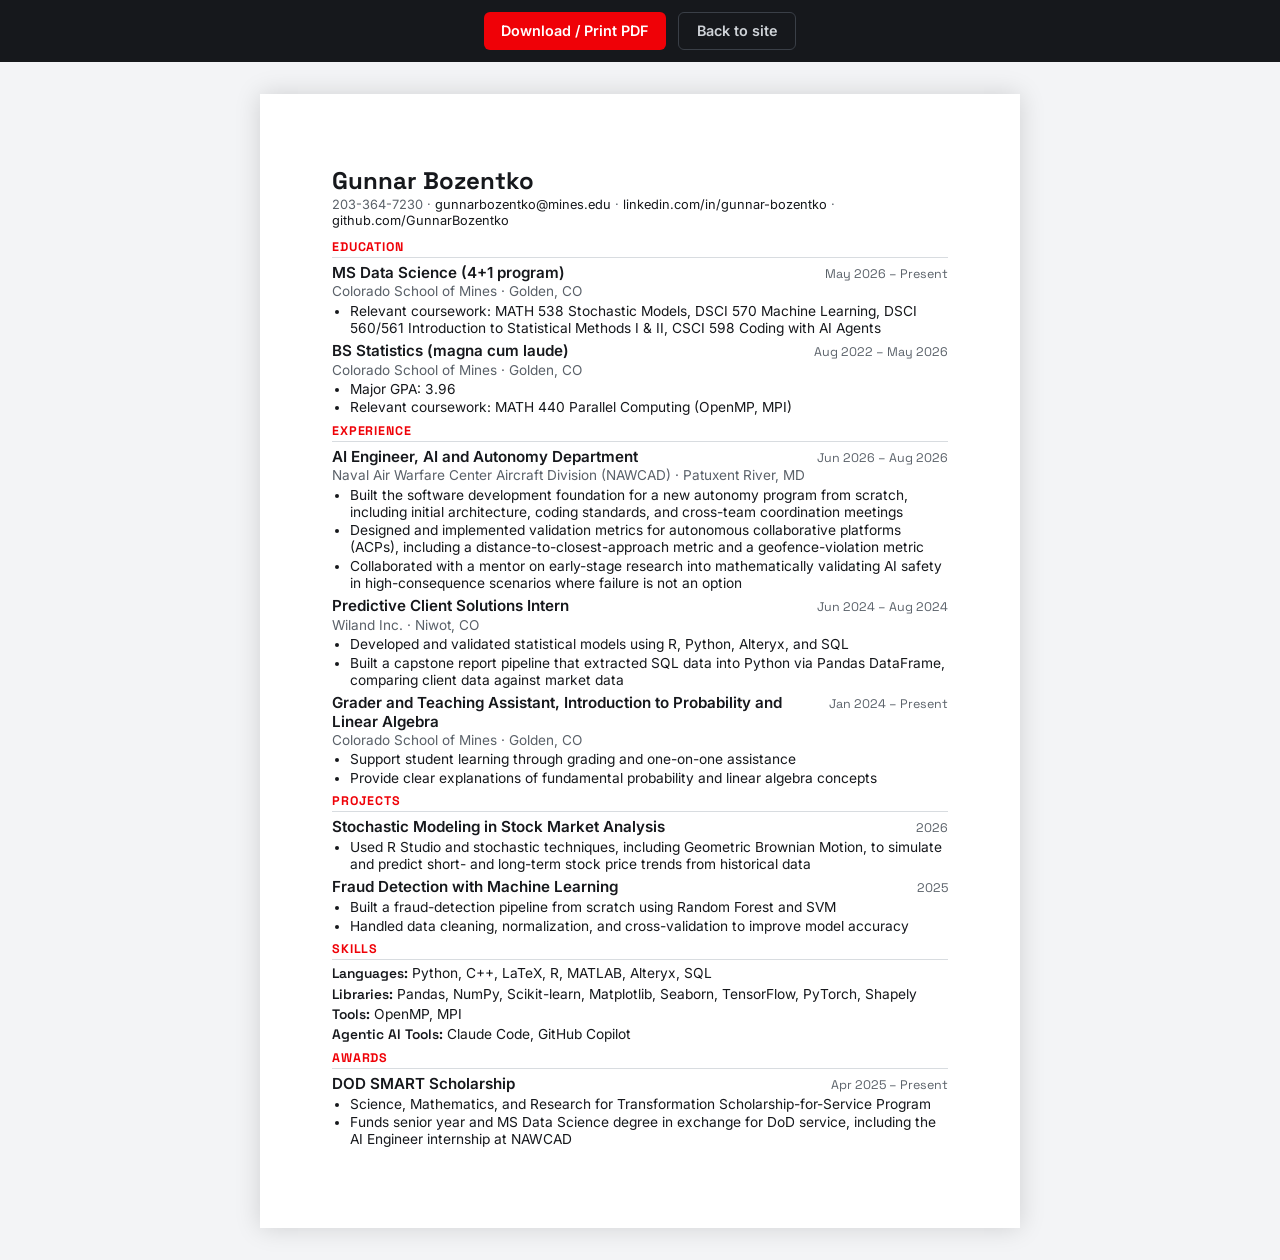
<file: resume-print.html>
<!doctype html>
<html lang="en">
<head>
  <meta charset="utf-8">
  <meta name="viewport" content="width=device-width, initial-scale=1">
  <title>Gunnar Bozentko &middot; Resume</title>
  <link rel="icon" href="assets/favicon.svg" type="image/svg+xml">
  <link rel="preconnect" href="https://fonts.googleapis.com">
  <link rel="preconnect" href="https://fonts.gstatic.com" crossorigin>
  <link href="https://fonts.googleapis.com/css2?family=Inter:wght@400;500;600&family=Space+Grotesk:wght@600;700&display=swap" rel="stylesheet">
  <style>
    :root {
      --ink: #16181c;
      --muted: #5a6169;
      --rule: #d8dce0;
      --accent-strong: #ef0107;
    }

    * { box-sizing: border-box; }

    body {
      margin: 0;
      background: #f3f4f6;
      color: var(--ink);
      font-family: "Inter", system-ui, -apple-system, "Segoe UI", Roboto, sans-serif;
      font-size: 11.5px;
      line-height: 1.25;
    }

    .toolbar {
      position: sticky;
      top: 0;
      display: flex;
      justify-content: center;
      gap: 0.75rem;
      padding: 0.75rem;
      background: #16181c;
    }

    .toolbar a, .toolbar button {
      font-family: "Inter", system-ui, sans-serif;
      font-size: 0.9rem;
      font-weight: 600;
      padding: 0.55rem 1.1rem;
      border-radius: 6px;
      border: none;
      cursor: pointer;
      text-decoration: none;
    }

    .toolbar button {
      background: var(--accent-strong);
      color: #fff;
    }

    .toolbar a {
      background: transparent;
      color: #cfd3d8;
      border: 1px solid #3a3f47;
    }

    .page {
      max-width: 760px;
      margin: 2rem auto;
      background: #fff;
      padding: 0.75in 0.75in;
      box-shadow: 0 0 24px rgba(0, 0, 0, 0.15);
    }

    h1 {
      font-family: "Space Grotesk", sans-serif;
      font-size: 1.5rem;
      margin: 0 0 0.08rem;
    }

    .contact-line {
      color: var(--muted);
      font-size: 0.8rem;
      margin: 0 0 0.7rem;
    }

    .contact-line a {
      color: var(--ink);
      text-decoration: none;
    }

    h2 {
      font-family: "Space Grotesk", sans-serif;
      font-size: 0.78rem;
      letter-spacing: 0.07em;
      text-transform: uppercase;
      color: var(--accent-strong);
      border-bottom: 1.5px solid var(--rule);
      padding-bottom: 0.1rem;
      margin: 0 0 0.3rem;
    }

    section.resume-section {
      margin-bottom: 0.45rem;
    }

    .resume-entry {
      margin-bottom: 0.25rem;
    }

    .resume-entry:last-child {
      margin-bottom: 0;
    }

    .resume-entry-header {
      display: flex;
      justify-content: space-between;
      align-items: baseline;
      gap: 1rem;
    }

    .resume-entry-header h3 {
      margin: 0;
      font-size: 0.95rem;
      font-weight: 600;
    }

    .resume-entry-dates {
      font-family: "Space Grotesk", sans-serif;
      font-size: 0.78rem;
      color: var(--muted);
      white-space: nowrap;
    }

    .resume-entry-org {
      margin: 0.05rem 0 0.15rem;
      font-size: 0.85rem;
      color: var(--muted);
    }

    .resume-entry ul {
      margin: 0.15rem 0 0;
      padding-left: 1.1rem;
    }

    .resume-entry li {
      margin-bottom: 0.08rem;
      font-size: 0.86rem;
    }

    .skill-line {
      margin: 0 0 0.2rem;
      font-size: 0.86rem;
    }

    .skill-line:last-child {
      margin-bottom: 0;
    }

    .skill-line strong {
      font-family: "Space Grotesk", sans-serif;
      font-weight: 600;
    }

    .empty-state {
      color: var(--muted);
    }

    @media print {
      body { background: #fff; }
      .toolbar { display: none; }
      .page {
        margin: 0;
        box-shadow: none;
        padding: 0;
        max-width: none;
      }
      @page { margin: 0.5in; }
    }
  </style>
</head>
<body>

  <div class="toolbar no-print">
    <button onclick="window.print()">Download / Print PDF</button>
    <a href="resume.html">Back to site</a>
  </div>

  <main class="page">
    <h1>Gunnar Bozentko</h1>
    <p class="contact-line">
      203-364-7230
      &middot;
      <a href="mailto:gunnarbozentko@mines.edu">gunnarbozentko@mines.edu</a>
      &middot;
      <a href="https://www.linkedin.com/in/gunnar-bozentko-64283426b/">linkedin.com/in/gunnar-bozentko</a>
      &middot;
      <a href="https://github.com/GunnarBozentko">github.com/GunnarBozentko</a>
    </p>

    <div id="resume-content">
      <p class="empty-state">Loading&hellip;</p>
    </div>
  </main>

  <script src="csv.js"></script>
  <script src="resume-print.js"></script>
</body>
</html>
</file>
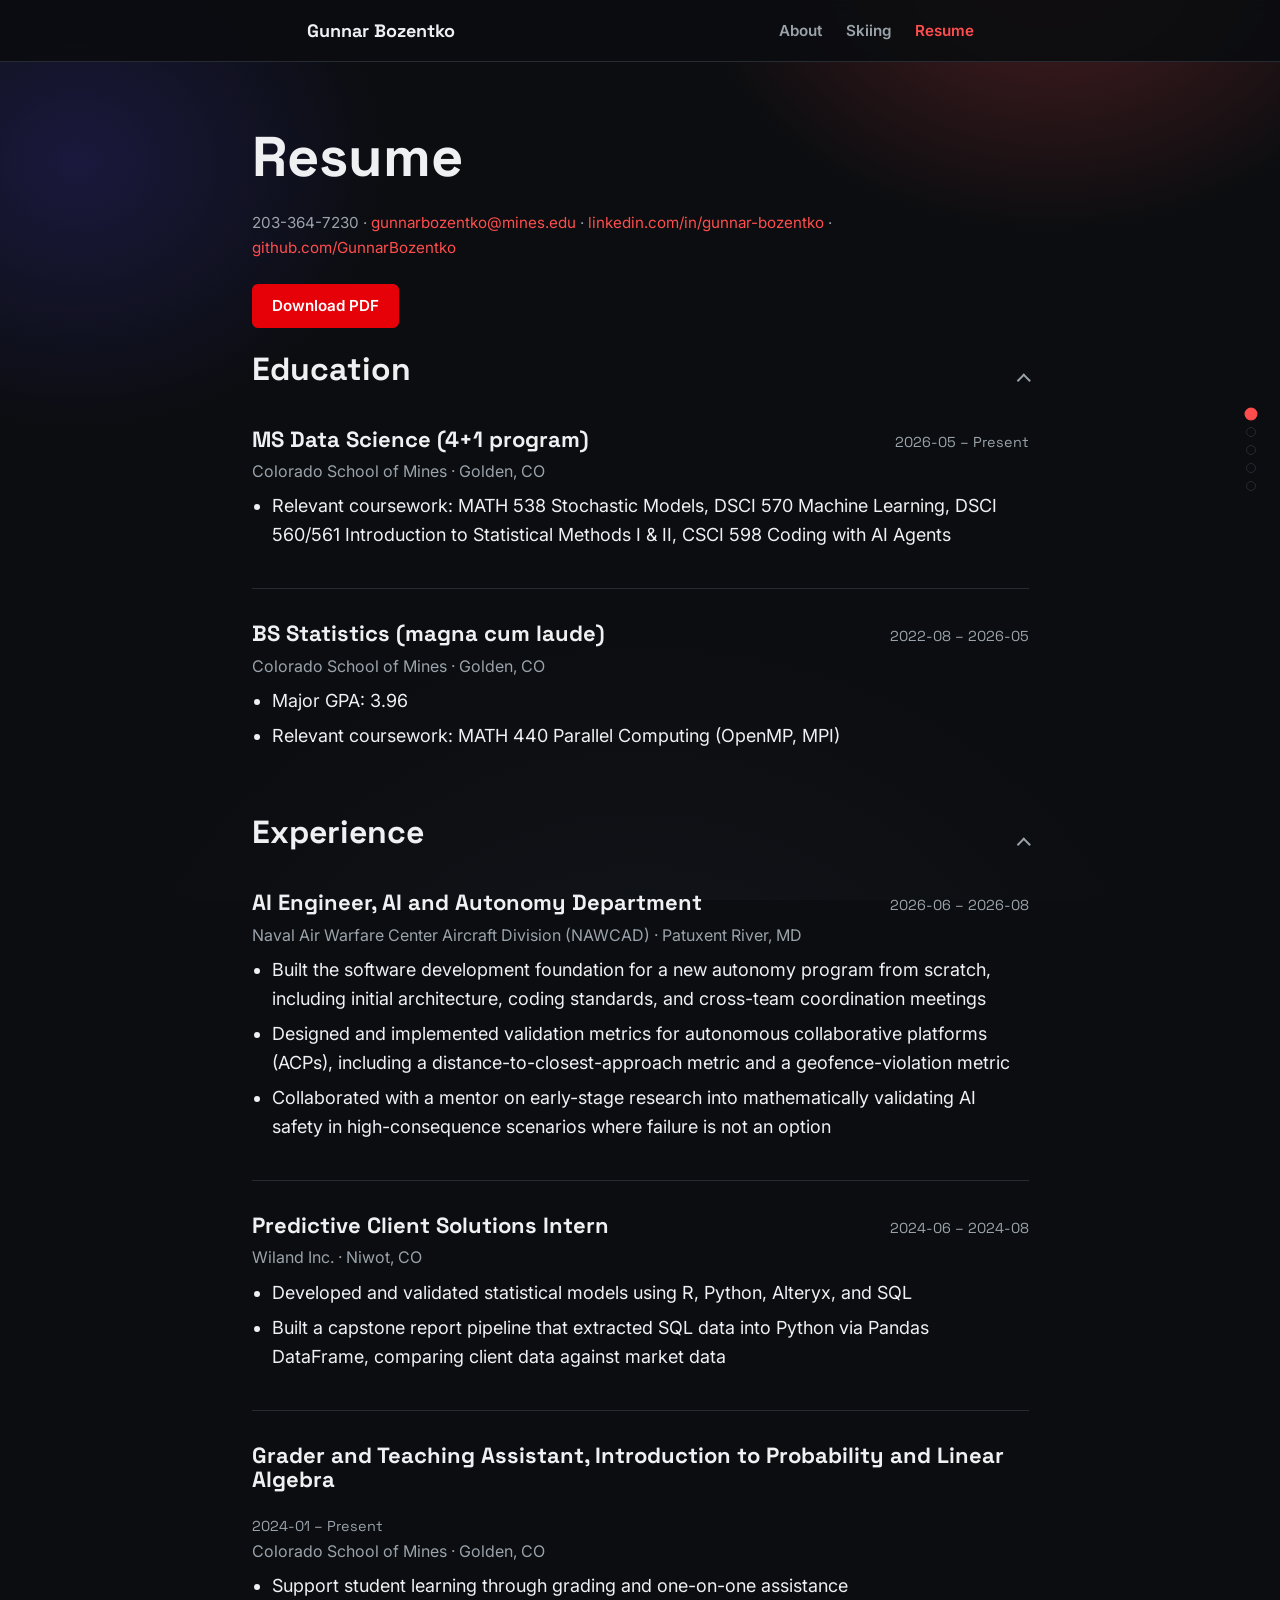
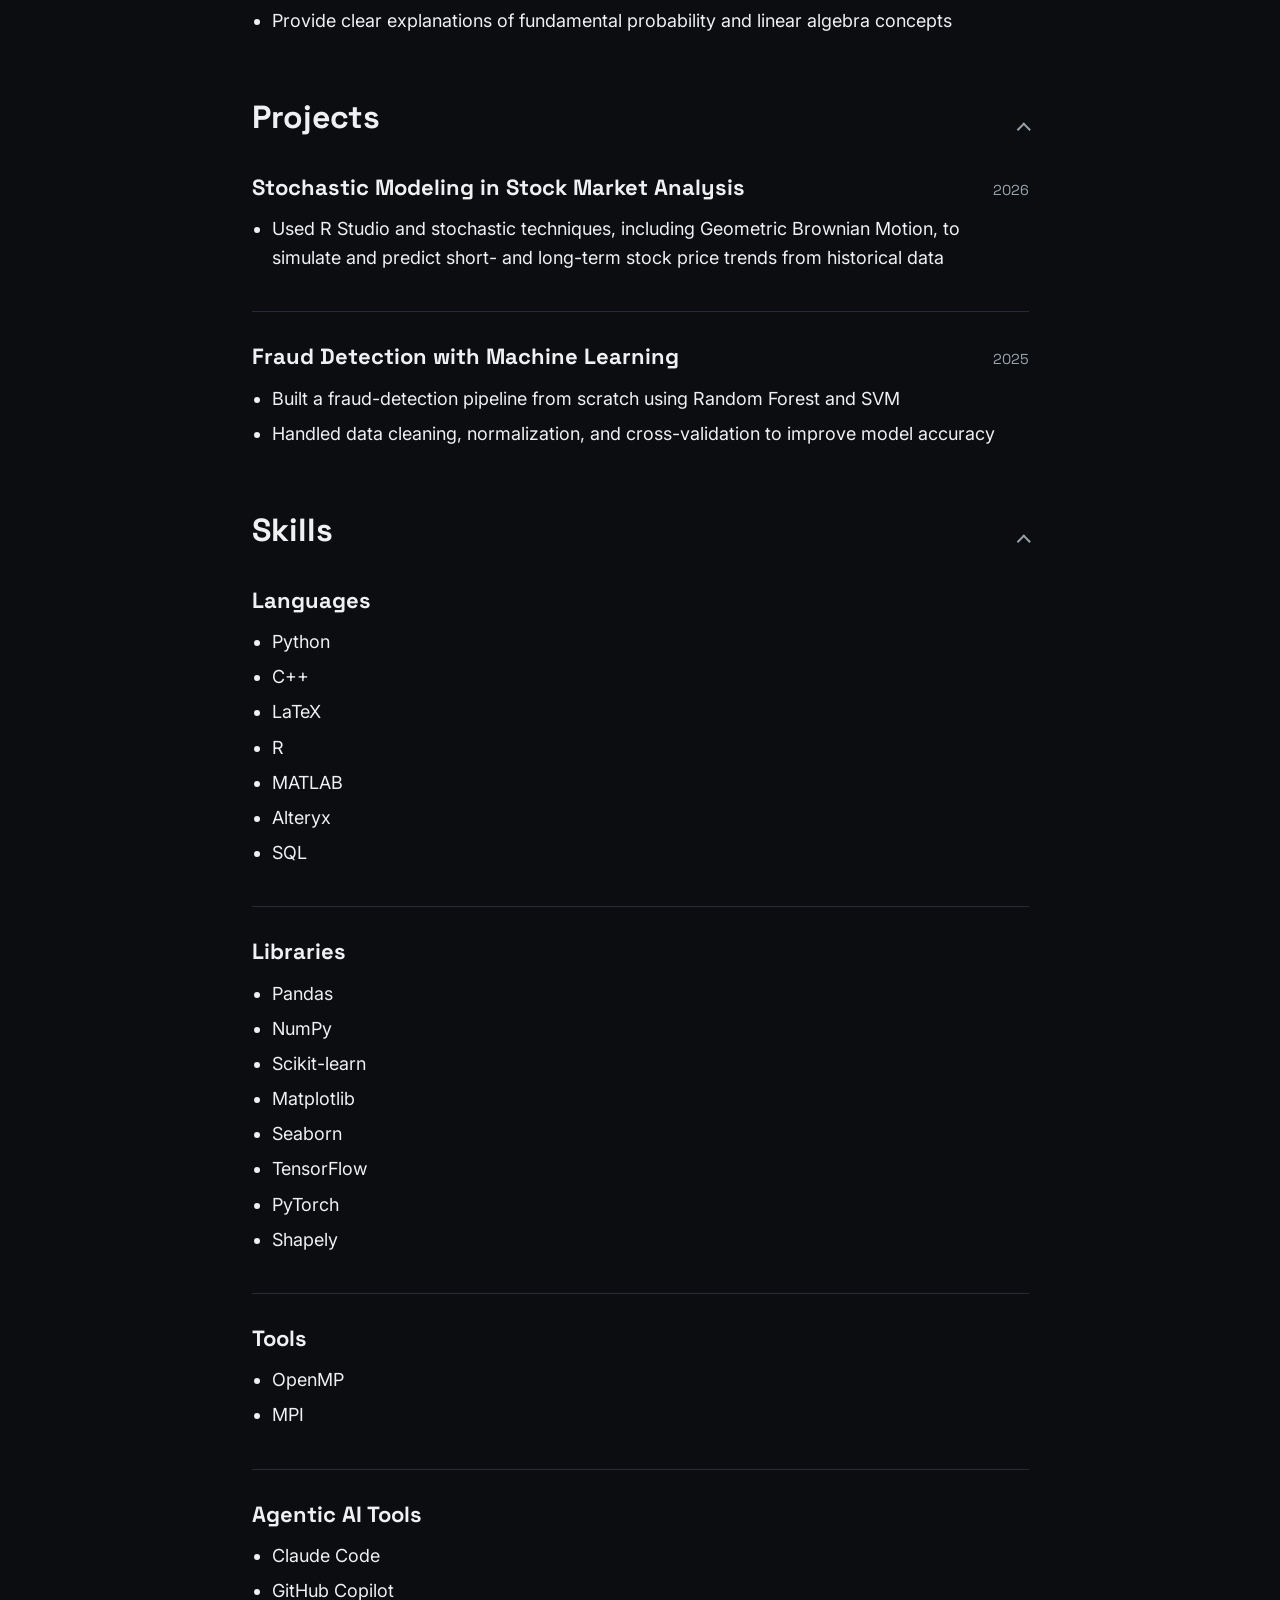
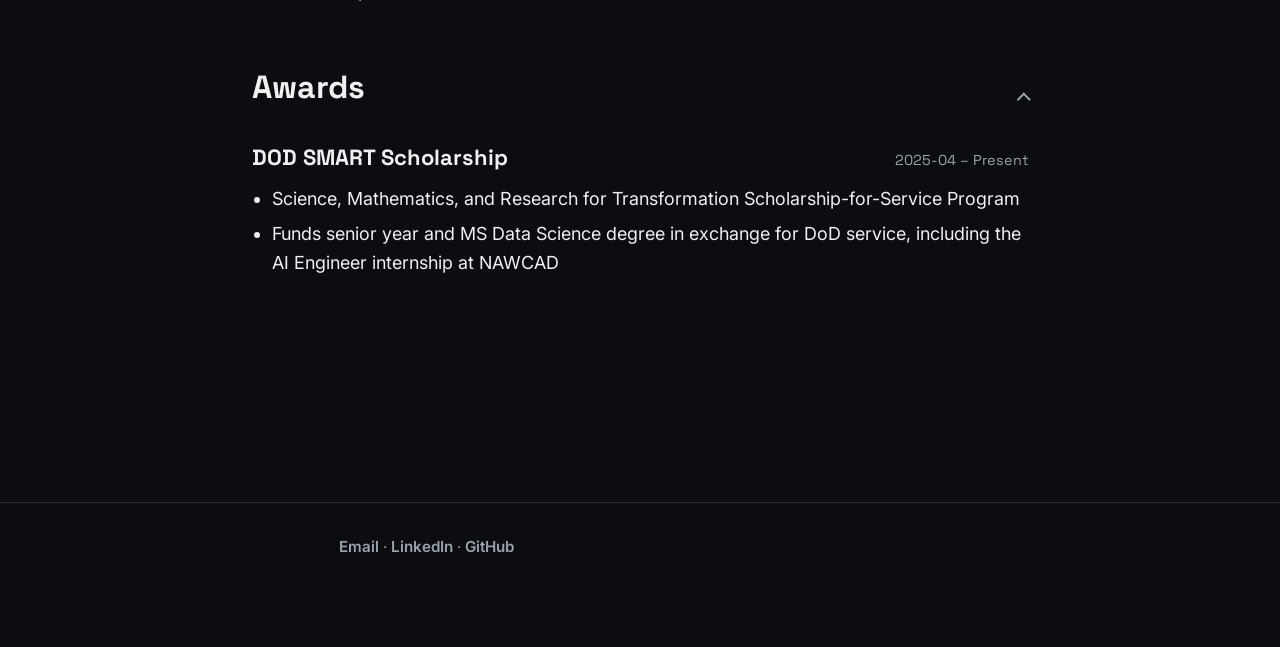
<file: resume.html>
<!doctype html>
<html lang="en">
<head>
  <meta charset="utf-8">
  <meta name="viewport" content="width=device-width, initial-scale=1">
  <title>Resume &middot; Gunnar Bozentko</title>
  <link rel="icon" href="assets/favicon.svg" type="image/svg+xml">
  <link rel="preconnect" href="https://fonts.googleapis.com">
  <link rel="preconnect" href="https://fonts.gstatic.com" crossorigin>
  <link href="https://fonts.googleapis.com/css2?family=Inter:wght@400;500;600&family=Space+Grotesk:wght@600;700&display=swap" rel="stylesheet">
  <link rel="stylesheet" href="style.css">
</head>
<body>

  <div class="bg-layer bg-layer--a" aria-hidden="true"></div>
  <div class="bg-layer bg-layer--b" aria-hidden="true"></div>

  <header class="site-header">
    <nav class="site-nav">
      <a class="wordmark" href="index.html">Gunnar Bozentko</a>
      <ul class="nav-links">
        <li><a href="index.html">About</a></li>
        <li><a href="skiing.html">Skiing</a></li>
        <li><a href="resume.html" aria-current="page">Resume</a></li>
      </ul>
    </nav>
  </header>

  <main class="wide">
    <h1>Resume</h1>
    <p class="contact-line">
      203-364-7230
      &middot;
      <a href="mailto:gunnarbozentko@mines.edu">gunnarbozentko@mines.edu</a>
      &middot;
      <a href="https://www.linkedin.com/in/gunnar-bozentko-64283426b/">linkedin.com/in/gunnar-bozentko</a>
      &middot;
      <a href="https://github.com/GunnarBozentko">github.com/GunnarBozentko</a>
    </p>
    <p>
      <a class="button" href="resume-print.html" target="_blank" rel="noopener">Download PDF</a>
    </p>

    <div id="resume-content">
      <p class="muted">Loading&hellip;</p>
    </div>
  </main>

  <footer class="site-footer">
    <div class="footer-inner">
      <p>
        <a href="mailto:gunnarbozentko@mines.edu">Email</a>
        &middot;
        <a href="https://www.linkedin.com/in/gunnar-bozentko-64283426b/">LinkedIn</a>
        &middot;
        <a href="https://github.com/GunnarBozentko">GitHub</a>
      </p>
    </div>
  </footer>

  <script src="csv.js"></script>
  <script src="scroll-gradient.js"></script>
  <script src="resume.js"></script>
</body>
</html>
</file>
<file: style.css>
/* Dark theme. One accent (Arsenal red), used sparingly on links and one button.
   Space Grotesk for headings/wordmark, Inter for body: two typefaces,
   obviously different in feel. Spacing on a scale of 8. */

:root {
  color-scheme: dark;

  --bg: #0b0d10;
  --surface: #14171c;
  --border: #262b32;
  --text: #eef0f2;
  --muted: #9aa3ab;
  --accent: #ff4d4d;
  --accent-strong: #e50107;

  --space-1: 0.5rem;   /* 8px */
  --space-2: 1rem;      /* 16px */
  --space-3: 1.5rem;    /* 24px */
  --space-4: 2rem;      /* 32px */
  --space-6: 3rem;      /* 48px */
  --space-8: 4rem;      /* 64px */
  --space-12: 6rem;     /* 96px */
}

* {
  box-sizing: border-box;
}

body {
  background: var(--bg);
  color: var(--text);
  font-family: "Inter", system-ui, -apple-system, "Segoe UI", Roboto, sans-serif;
  margin: 0;
  line-height: 1.6;
  font-size: 1.125rem;
}

h1, h2, h3, .wordmark {
  font-family: "Space Grotesk", system-ui, sans-serif;
  line-height: 1.1;
  font-weight: 700;
}

h1 {
  font-size: clamp(2.5rem, 5vw, 3.5rem);
  margin: 0 0 var(--space-3);
}

h2 {
  font-size: 2rem;
  margin: 0 0 var(--space-3);
}

h3 {
  font-size: 1.375rem;
  margin: 0 0 var(--space-1);
}

p {
  margin: 0 0 var(--space-3);
}

main > ul,
main > ol {
  margin: 0 0 var(--space-3);
  padding-left: 1.25rem;
}

main > ul li,
main > ol li {
  margin-bottom: var(--space-1);
}

a {
  color: var(--accent);
  text-decoration: none;
}

a:hover,
a:focus-visible {
  text-decoration: underline;
}

:focus-visible {
  outline: 2px solid var(--accent);
  outline-offset: 3px;
}

.muted {
  color: var(--muted);
}

/* Nav */

header.site-header {
  position: sticky;
  top: 0;
  background: rgba(11, 13, 16, 0.9);
  backdrop-filter: blur(6px);
  border-bottom: 1px solid var(--border);
  z-index: 10;
}

nav.site-nav {
  max-width: 65ch;
  margin: 0 auto;
  padding: var(--space-2) var(--space-3);
  display: flex;
  align-items: center;
  justify-content: space-between;
  gap: var(--space-2);
  flex-wrap: wrap;
}

.wordmark {
  color: var(--text);
  font-size: 1.125rem;
  text-decoration: none;
}

.wordmark:hover {
  text-decoration: none;
  color: var(--accent);
}

.nav-links {
  display: flex;
  gap: var(--space-3);
  list-style: none;
  margin: 0;
  padding: 0;
}

.nav-links a {
  color: var(--muted);
  font-weight: 600;
  font-size: 0.95rem;
}

.nav-links a:hover,
.nav-links a[aria-current="page"] {
  color: var(--text);
  text-decoration: none;
}

.nav-links a[aria-current="page"] {
  color: var(--accent);
}

/* Main content column */

main {
  max-width: 65ch;
  margin: 0 auto;
  padding: var(--space-8) var(--space-3);
}

main.wide {
  max-width: 75ch;
}

/* Footer */

footer.site-footer {
  border-top: 1px solid var(--border);
  margin-top: var(--space-12);
}

footer.site-footer .footer-inner {
  max-width: 65ch;
  margin: 0 auto;
  padding: var(--space-4) var(--space-3) var(--space-8);
  color: var(--muted);
  font-size: 0.95rem;
}

footer.site-footer a {
  color: var(--muted);
  font-weight: 600;
}

footer.site-footer a:hover {
  color: var(--accent);
}

/* Tags / hobby chips */

.tags {
  display: flex;
  flex-wrap: wrap;
  gap: var(--space-1);
  margin: 0 0 var(--space-4);
  list-style: none;
  padding: 0;
}

.tags li {
  background: var(--surface);
  border: 1px solid var(--border);
  color: var(--muted);
  padding: 0.35rem 0.85rem;
  border-radius: 999px;
  font-size: 0.9rem;
  transition: transform 0.2s ease, border-color 0.2s ease, color 0.2s ease;
}

.tags li:hover {
  border-color: var(--accent);
  color: var(--text);
  transform: translateY(-2px);
}

/* Photo grid, Interests section: collapses gracefully per-slot when a
   photo file doesn't exist yet, same pattern as the hero .avatar. */

.photo-grid {
  display: grid;
  grid-template-columns: repeat(auto-fit, minmax(140px, 1fr));
  gap: var(--space-2);
  margin: var(--space-1) 0 0;
}

.photo-grid__item {
  overflow: hidden;
  border-radius: 8px;
}

.photo-grid__item img {
  display: block;
  width: 100%;
  aspect-ratio: 4 / 3;
  object-fit: cover;
  border-radius: 8px;
  border: 1px solid var(--border);
  transition: transform 0.3s ease;
}

.photo-grid__item:hover img {
  transform: scale(1.06);
}

/* Fun facts, circular wheel (wide screens) + accordion list (narrow) */

.facts-wheel {
  position: relative;
  width: min(420px, 90vw);
  aspect-ratio: 1;
  margin: 0 auto var(--space-4);
}

.facts-wheel__ring {
  position: absolute;
  inset: 0;
}

.facts-wheel__segment {
  position: absolute;
  top: 50%;
  left: 50%;
  width: 52px;
  height: 52px;
  margin: -26px 0 0 -26px;
  display: flex;
  align-items: center;
  justify-content: center;
  border-radius: 50%;
  background: var(--surface);
  border: 1px solid var(--border);
  color: var(--muted);
  cursor: pointer;
  transition: border-color 0.2s ease, color 0.2s ease, transform 0.2s ease;
  transform: rotate(var(--angle)) translate(calc(min(420px, 90vw) / 2 - 26px)) rotate(calc(-1 * var(--angle)));
}

.facts-wheel__segment:hover,
.facts-wheel__segment:focus-visible {
  border-color: var(--accent);
  color: var(--text);
  transform: rotate(var(--angle)) translate(calc(min(420px, 90vw) / 2 - 26px)) rotate(calc(-1 * var(--angle))) scale(1.1);
}

.facts-wheel__segment svg {
  width: 24px;
  height: 24px;
  fill: currentColor;
}

.facts-wheel__center {
  position: absolute;
  top: 50%;
  left: 50%;
  width: 45%;
  aspect-ratio: 1;
  transform: translate(-50%, -50%);
  border-radius: 50%;
  background: var(--surface);
  border: 1px solid var(--border);
  display: flex;
  align-items: center;
  justify-content: center;
  text-align: center;
  padding: var(--space-2);
}

.facts-wheel__name {
  margin: 0;
  font-family: "Space Grotesk", sans-serif;
  font-weight: 700;
}

.facts-wheel__face--fact:not([hidden]) {
  display: flex;
  flex-direction: column;
  align-items: center;
  gap: 0.4rem;
}

.facts-wheel__photo {
  width: 56%;
  aspect-ratio: 1;
  object-fit: cover;
  border-radius: 50%;
  border: 1px solid var(--border);
}

.facts-wheel__text {
  margin: 0;
  font-size: 0.85rem;
  color: var(--muted);
}

.facts-list {
  list-style: none;
  margin: 0 0 var(--space-3);
  padding: 0;
}

.facts-list__item {
  border-bottom: 1px solid var(--border);
}

.facts-list__item:last-child {
  border-bottom: none;
}

.facts-list__item > summary {
  list-style: none;
  cursor: pointer;
  display: flex;
  align-items: center;
  gap: var(--space-2);
  padding: var(--space-2) 0;
}

.facts-list__item > summary::-webkit-details-marker {
  display: none;
}

.facts-list__item svg {
  flex: none;
  width: 24px;
  height: 24px;
  color: var(--accent);
  fill: currentColor;
}

.facts-list__body {
  padding: 0 0 var(--space-2) 2.5rem;
}

.facts-list__body img {
  display: block;
  width: 100px;
  aspect-ratio: 4 / 3;
  object-fit: cover;
  border-radius: 8px;
  border: 1px solid var(--border);
  margin-bottom: var(--space-1);
}

.facts-list__body p {
  margin: 0;
  color: var(--muted);
}

@media (min-width: 700px) {
  .facts-list {
    display: none;
  }
}

@media (max-width: 699.98px) {
  .facts-wheel {
    display: none;
  }
}

/* Resume contact line */

.contact-line {
  color: var(--muted);
  font-size: 0.95rem;
}

/* Ski table */

.table-wrap {
  overflow-x: auto;
  border: 1px solid var(--border);
  border-radius: 8px;
}

table.ski-table {
  width: 100%;
  border-collapse: collapse;
  font-size: 1rem;
}

.ski-table th,
.ski-table td {
  text-align: left;
  padding: var(--space-2);
  border-bottom: 1px solid var(--border);
  white-space: nowrap;
}

.ski-table td:last-child,
.ski-table th:last-child {
  white-space: normal;
}

.ski-table th {
  background: var(--surface);
  color: var(--muted);
  font-family: "Space Grotesk", sans-serif;
  font-weight: 600;
  font-size: 0.85rem;
  text-transform: uppercase;
  letter-spacing: 0.04em;
}

.ski-table tbody tr:hover {
  background: var(--surface);
}

.empty-state {
  border: 1px dashed var(--border);
  border-radius: 8px;
  padding: var(--space-4);
  color: var(--muted);
  text-align: center;
}

/* Ski map + elevation chart */

.ski-section {
  margin-bottom: var(--space-8);
}

.ski-map {
  height: 420px;
  border: 1px solid var(--border);
  border-radius: 8px;
  background: var(--surface);
}

.ski-marker-dot {
  display: block;
  width: 14px;
  height: 14px;
  border-radius: 50%;
  background: var(--accent);
  border: 2px solid var(--bg);
}

.ski-marker-star svg {
  width: 28px;
  height: 28px;
  filter: drop-shadow(0 0 4px rgba(239, 1, 7, 0.7));
}

.leaflet-container {
  font-family: "Inter", system-ui, sans-serif;
  background: var(--surface);
}

.leaflet-control-zoom a {
  background: var(--surface) !important;
  color: var(--text) !important;
  border-color: var(--border) !important;
}

.leaflet-control-zoom a:hover {
  background: var(--border) !important;
}

.leaflet-control-attribution {
  background: rgba(20, 23, 28, 0.85) !important;
  color: var(--muted) !important;
}

.leaflet-control-attribution a {
  color: var(--muted) !important;
}

.leaflet-popup-content-wrapper {
  background: var(--surface);
  color: var(--text);
  border: 1px solid var(--border);
}

.leaflet-popup-tip {
  background: var(--surface);
}

.leaflet-popup-content {
  font-family: "Inter", system-ui, sans-serif;
  font-size: 0.95rem;
  margin: var(--space-2);
}

.leaflet-popup-content strong {
  font-family: "Space Grotesk", sans-serif;
}

.elev-chart {
  display: flex;
  flex-direction: column;
  gap: var(--space-1);
}

.elev-row {
  display: grid;
  grid-template-columns: minmax(9ch, 18ch) 1fr auto;
  align-items: center;
  gap: var(--space-2);
}

.elev-label {
  display: flex;
  align-items: center;
  gap: 0.4rem;
  font-size: 0.95rem;
  overflow: hidden;
  text-overflow: ellipsis;
  white-space: nowrap;
}

.elev-label svg {
  flex-shrink: 0;
  width: 14px;
  height: 14px;
  filter: drop-shadow(0 0 3px rgba(239, 1, 7, 0.7));
}

.elev-bar-track {
  background: var(--surface);
  border: 1px solid var(--border);
  border-radius: 4px;
  height: 12px;
  overflow: hidden;
}

.elev-bar {
  display: block;
  height: 100%;
  background: var(--accent);
  border-radius: 4px;
}

.elev-bar--max {
  background: var(--accent-strong);
}

.elev-value {
  font-family: "Space Grotesk", sans-serif;
  font-size: 0.9rem;
  color: var(--muted);
  white-space: nowrap;
}

/* Resume */

.resume-section {
  margin-bottom: var(--space-8);
}

.resume-entry {
  padding-bottom: var(--space-4);
  margin-bottom: var(--space-4);
  border-bottom: 1px solid var(--border);
}

.resume-entry:last-child {
  border-bottom: none;
  margin-bottom: 0;
  padding-bottom: 0;
}

.resume-entry-header {
  display: flex;
  justify-content: space-between;
  align-items: baseline;
  gap: var(--space-2);
  flex-wrap: wrap;
}

.resume-entry-org {
  color: var(--muted);
  font-size: 1rem;
  margin-bottom: var(--space-1);
}

.resume-entry-dates {
  color: var(--muted);
  font-size: 0.9rem;
  font-family: "Space Grotesk", sans-serif;
  white-space: nowrap;
}

.resume-entry ul {
  margin: var(--space-1) 0 0;
  padding-left: 1.25rem;
}

.resume-entry li {
  margin-bottom: 0.4rem;
}

.resume-toggle > summary {
  list-style: none;
  cursor: pointer;
  display: flex;
  align-items: center;
  justify-content: space-between;
  gap: var(--space-2);
}

.resume-toggle > summary::-webkit-details-marker {
  display: none;
}

.resume-toggle__chevron {
  width: 0.6rem;
  height: 0.6rem;
  border-right: 2px solid var(--muted);
  border-bottom: 2px solid var(--muted);
  transform: rotate(45deg);
  transition: transform 0.2s ease;
  flex-shrink: 0;
}

.resume-toggle[open] > summary .resume-toggle__chevron {
  transform: rotate(-135deg);
}

.resume-toggle__body {
  margin-top: var(--space-2);
}

.button {
  display: inline-block;
  background: var(--accent-strong);
  color: #fff;
  padding: 0.6rem 1.25rem;
  border-radius: 6px;
  font-weight: 600;
  font-size: 0.95rem;
  transition: transform 0.2s ease, background 0.2s ease, box-shadow 0.2s ease;
}

.button:hover,
.button:focus-visible {
  text-decoration: none;
  background: #c40105;
  transform: translateY(-1px);
  box-shadow: 0 6px 16px rgba(239, 1, 7, 0.3);
}

@media (max-width: 480px) {
  main {
    padding: var(--space-6) var(--space-2);
  }
}

/* Homepage: scroll-linked gradient background */

.bg-layer {
  position: fixed;
  inset: 0;
  z-index: -1;
  opacity: 0;
  transition: opacity 1.1s ease;
  background-color: var(--bg);
}

.bg-layer--a {
  opacity: 1;
}

/* Five reusable gradient themes, cycled across a page's sections in DOM
   order by scroll-gradient.js (t1, t2, t3, t4, t5, t1, ...). */

.bg-layer[data-theme="t1"] {
  background-image:
    radial-gradient(38rem 30rem at 82% -6%, rgba(255, 77, 77, 0.28), transparent 60%),
    radial-gradient(30rem 26rem at 6% 18%, rgba(80, 66, 220, 0.22), transparent 65%),
    radial-gradient(48rem 40rem at 50% 120%, rgba(20, 23, 28, 0.9), var(--bg) 70%);
}

.bg-layer[data-theme="t2"] {
  background-image:
    radial-gradient(34rem 30rem at 12% 8%, rgba(80, 66, 220, 0.24), transparent 60%),
    radial-gradient(30rem 30rem at 88% 82%, rgba(239, 1, 7, 0.16), transparent 65%),
    radial-gradient(50rem 42rem at 50% 50%, rgba(20, 23, 28, 0.9), var(--bg) 70%);
}

.bg-layer[data-theme="t3"] {
  background-image:
    radial-gradient(32rem 28rem at 88% 12%, rgba(23, 160, 150, 0.22), transparent 60%),
    radial-gradient(28rem 26rem at 10% 85%, rgba(255, 77, 77, 0.2), transparent 65%),
    radial-gradient(50rem 42rem at 50% 50%, rgba(20, 23, 28, 0.9), var(--bg) 70%);
}

.bg-layer[data-theme="t4"] {
  background-image:
    radial-gradient(32rem 28rem at 14% 90%, rgba(255, 77, 77, 0.22), transparent 60%),
    radial-gradient(30rem 28rem at 90% 15%, rgba(80, 66, 220, 0.2), transparent 65%),
    radial-gradient(50rem 42rem at 50% 50%, rgba(20, 23, 28, 0.9), var(--bg) 70%);
}

.bg-layer[data-theme="t5"] {
  background-image:
    radial-gradient(40rem 34rem at 50% 110%, rgba(239, 1, 7, 0.3), transparent 62%),
    radial-gradient(28rem 26rem at 85% 0%, rgba(80, 66, 220, 0.18), transparent 65%),
    radial-gradient(50rem 42rem at 50% 50%, rgba(20, 23, 28, 0.9), var(--bg) 70%);
}

.home-body {
  background: var(--bg);
}

main.home {
  max-width: none;
  padding: 0;
}

.panel {
  max-width: 65ch;
  margin: 0 auto;
  padding: var(--space-12) var(--space-3);
  min-height: 70vh;
  display: flex;
  flex-direction: column;
  justify-content: center;
}

.panel--cta {
  min-height: 90vh;
  text-align: center;
  align-items: center;
}

.panel--hero {
  min-height: 90vh;
  max-width: 1100px;
  margin: 0 auto;
  padding-left: var(--space-3);
  padding-right: var(--space-3);
  display: grid;
  grid-template-columns: minmax(0, 60ch) 1fr;
  gap: var(--space-8);
  align-items: center;
  text-align: left;
}

.hero-photo img {
  display: block;
  width: 100%;
  max-width: 420px;
  aspect-ratio: 4 / 5;
  object-fit: cover;
  border-radius: 12px;
  border: 1px solid var(--border);
  margin-left: auto;
}

@media (max-width: 700px) {
  .panel--hero {
    grid-template-columns: 1fr;
  }

  .hero-photo img {
    margin-left: 0;
  }
}

.eyebrow {
  font-family: "Space Grotesk", sans-serif;
  font-weight: 500;
  font-size: 0.95rem;
  color: var(--muted);
  margin: 0 0 var(--space-3);
}

.eyebrow span {
  color: var(--accent);
}

.hero-inner h1 {
  font-size: clamp(3rem, 8vw, 5.25rem);
  letter-spacing: -0.02em;
  line-height: 1.02;
}

.hero-sub {
  color: var(--muted);
  font-size: 1.2rem;
  max-width: 40ch;
  margin: var(--space-4) 0;
  padding-left: var(--space-3);
  border-left: 2px solid var(--border);
}

.hero-cta {
  display: flex;
  align-items: center;
  gap: var(--space-4);
  flex-wrap: wrap;
}

.link-arrow {
  color: var(--text);
  font-weight: 600;
  text-decoration: none;
  border-bottom: 1px solid transparent;
  transition: border-color 0.2s ease, color 0.2s ease;
}

.link-arrow:hover,
.link-arrow:focus-visible {
  color: var(--accent);
  border-color: var(--accent);
}

.button--ghost {
  background: transparent;
  color: var(--text);
  border: 1px solid var(--border);
}

.button--ghost:hover,
.button--ghost:focus-visible {
  border-color: var(--accent);
  color: var(--accent);
  background: transparent;
  text-decoration: none;
  transform: translateY(-1px);
}

.panel--cta p {
  max-width: 42ch;
  margin-left: auto;
  margin-right: auto;
}

/* Section-dot scroll indicator, homepage only */

.section-dots {
  position: fixed;
  right: var(--space-3);
  top: 50%;
  transform: translateY(-50%);
  z-index: 5;
  display: flex;
  flex-direction: column;
  gap: var(--space-1);
}

.section-dots button {
  width: 10px;
  height: 10px;
  border-radius: 50%;
  padding: 0;
  border: 1px solid var(--border);
  background: transparent;
  cursor: pointer;
  transition: background 0.2s ease, border-color 0.2s ease, transform 0.2s ease;
}

.section-dots button:hover,
.section-dots button:focus-visible {
  border-color: var(--accent);
}

.section-dots button[aria-current="true"] {
  background: var(--accent);
  border-color: var(--accent);
  transform: scale(1.3);
}

@media (max-width: 700px) {
  .section-dots {
    display: none;
  }
}

@media (prefers-reduced-motion: reduce) {
  .bg-layer,
  .section-dots button,
  .tags li,
  .photo-grid__item img,
  .button,
  .button--ghost,
  .resume-toggle__chevron,
  .facts-wheel__segment {
    transition: none;
  }

  .tags li:hover,
  .button:hover,
  .button--ghost:hover,
  .photo-grid__item:hover img {
    transform: none;
  }

  .facts-wheel__segment:hover,
  .facts-wheel__segment:focus-visible {
    transform: rotate(var(--angle)) translate(calc(min(420px, 90vw) / 2 - 26px)) rotate(calc(-1 * var(--angle)));
  }
}
</file>
